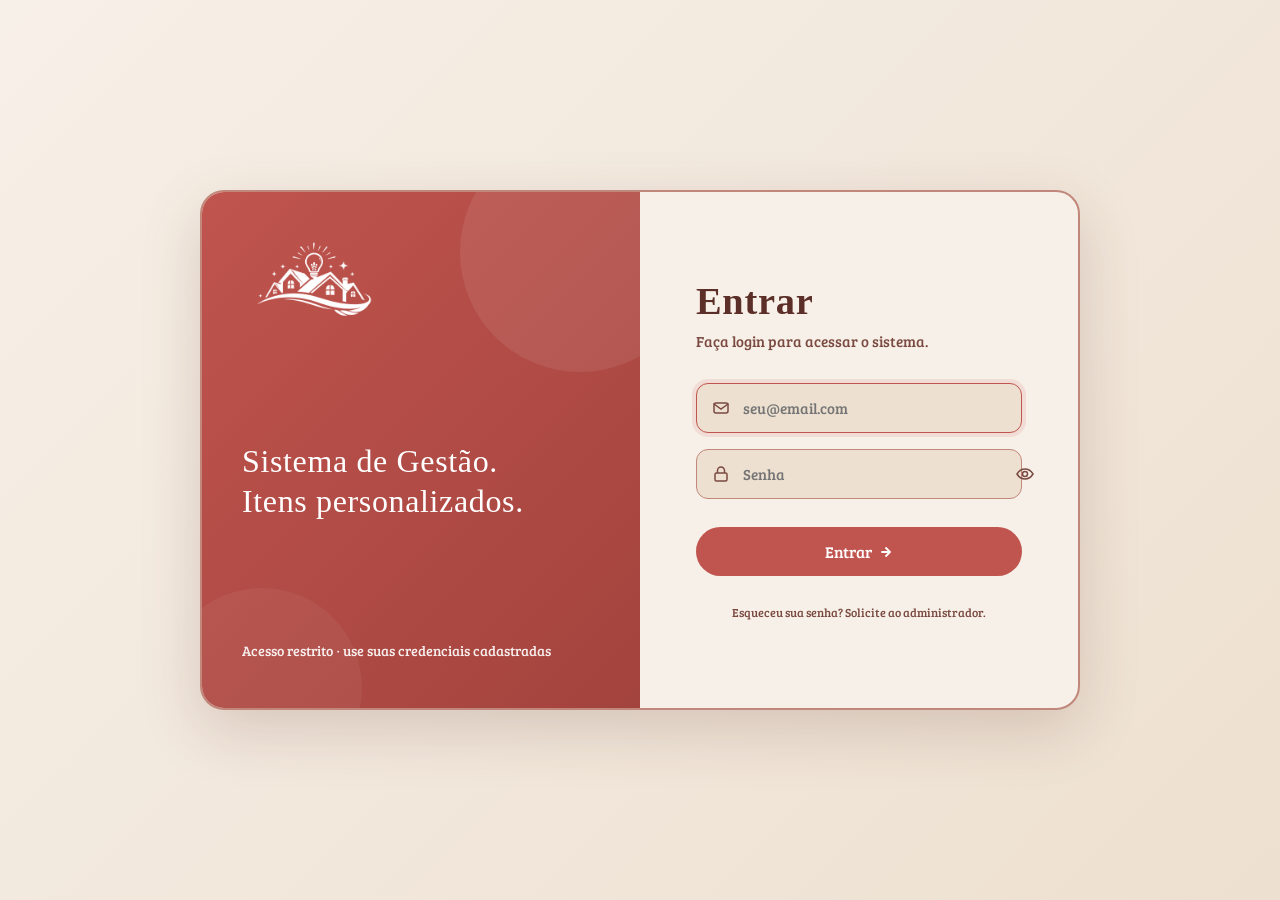
<file: index.html>
<!DOCTYPE html>
<html lang="pt-BR">
<head>
  <meta charset="UTF-8"/>
  <meta name="viewport" content="width=device-width, initial-scale=1.0"/>
  <title>Entrar – Casa Personalizada</title>
  <link rel="stylesheet" href="style.css"/>
  <style>
    body { display: flex; align-items: center; justify-content: center; min-height: 100vh; padding: 20px; background: linear-gradient(135deg, #F7F0E8 0%, #EDE0D0 100%); }
    .login-shell { display: grid; grid-template-columns: 1fr 1fr; max-width: 880px; width: 100%; background: var(--bg); border-radius: 24px; border: 2px solid var(--card-border); overflow: hidden; box-shadow: 0 20px 60px rgba(92,46,40,.18); min-height: 520px; }
    .login-art { background: linear-gradient(135deg, #C0544E 0%, #a3433d 100%); color: #fff; padding: 48px 40px; display: flex; flex-direction: column; justify-content: space-between; position: relative; overflow: hidden; }
    .login-art::before { content: ''; position: absolute; top: -60px; right: -60px; width: 240px; height: 240px; background: rgba(255,255,255,.08); border-radius: 50%; }
    .login-art::after { content: ''; position: absolute; bottom: -80px; left: -40px; width: 200px; height: 200px; background: rgba(255,255,255,.05); border-radius: 50%; }
    .login-art .brand { position: relative; }
    .login-art .brand img { width: 140px; max-width: 100%; }
    .login-art .tagline { position: relative; font-family: var(--font-display); font-size: 2rem; line-height: 1.25; letter-spacing: .02em; }
    .login-art .copy { position: relative; font-family: var(--font-body); font-size: .9rem; opacity: .9; }
    .login-form-wrap { padding: 56px 56px; display: flex; flex-direction: column; justify-content: center; }
    .login-form-wrap h1 { font-family: var(--font-display); font-size: 2.4rem; color: var(--text-dark); margin-bottom: 8px; letter-spacing: .02em; }
    .login-form-wrap .subtitle { font-family: var(--font-body); font-size: .92rem; color: var(--text-mid); margin-bottom: 32px; }
    .input-group { position: relative; margin-bottom: 16px; }
    .input-group input { width: 100%; background: var(--card-bg); border: 1.5px solid var(--card-border); border-radius: 12px; padding: 14px 16px 14px 46px; font-family: var(--font-body); font-size: .95rem; color: var(--text-dark); outline: none; transition: border-color .15s, box-shadow .15s; }
    .input-group input:focus { border-color: var(--accent); box-shadow: 0 0 0 4px rgba(192,84,78,.12); }
    .input-group svg { position: absolute; left: 16px; top: 50%; transform: translateY(-50%); pointer-events: none; }
    .toggle-eye { position: absolute; right: 14px; top: 50%; transform: translateY(-50%); background: none; border: none; cursor: pointer; padding: 4px; color: var(--text-mid); }
    .btn-login { width: 100%; padding: 14px; font-size: 1rem; margin-top: 12px; justify-content: center; }
    .error-msg { background: #fde8e8; border: 1.5px solid #f5c0c0; color: #b71c1c; padding: 10px 14px; border-radius: 10px; font-family: var(--font-body); font-size: .87rem; margin-bottom: 16px; display: none; }
    .error-msg.show { display: block; animation: shake .3s; }
    @keyframes shake { 0%,100%{transform:translateX(0)} 25%{transform:translateX(-6px)} 75%{transform:translateX(6px)} }
    .footer-note { text-align: center; font-family: var(--font-body); font-size: .78rem; color: var(--text-mid); margin-top: 28px; }
    @media (max-width: 720px) {
      .login-shell { grid-template-columns: 1fr; }
      .login-art { padding: 32px 28px; min-height: 200px; }
      .login-art .tagline { font-size: 1.4rem; }
      .login-form-wrap { padding: 36px 28px; }
    }
  </style>
</head>
<body>
<div class="login-shell">
  <aside class="login-art">
    <div class="brand"><img src="img/logo.png" alt="Logo"/></div>
    <div class="tagline">Sistema de Gestão.<br>Itens personalizados.</div>
    <div class="copy">Acesso restrito · use suas credenciais cadastradas</div>
  </aside>

  <section class="login-form-wrap">
    <h1>Entrar</h1>
    <p class="subtitle">Faça login para acessar o sistema.</p>

    <div class="error-msg" id="errMsg"></div>

    <form id="loginForm" autocomplete="on">
      <div class="input-group">
        <svg width="18" height="18" viewBox="0 0 18 18" fill="none">
          <rect x="2" y="4" width="14" height="10" rx="2" stroke="#7A4A40" stroke-width="1.5"/>
          <path d="M2 5l7 5 7-5" stroke="#7A4A40" stroke-width="1.5" stroke-linecap="round"/>
        </svg>
        <input type="email" id="email" placeholder="seu@email.com" required autocomplete="email"/>
      </div>

      <div class="input-group">
        <svg width="18" height="18" viewBox="0 0 18 18" fill="none">
          <rect x="3" y="8" width="12" height="8" rx="1.5" stroke="#7A4A40" stroke-width="1.5"/>
          <path d="M5.5 8V5.5a3.5 3.5 0 0 1 7 0V8" stroke="#7A4A40" stroke-width="1.5"/>
        </svg>
        <input type="password" id="senha" placeholder="Senha" required autocomplete="current-password"/>
        <button type="button" class="toggle-eye" onclick="toggleEye()" title="Mostrar/ocultar">
          <svg id="eyeIcon" width="18" height="18" viewBox="0 0 18 18" fill="none">
            <path d="M1 9s3-5 8-5 8 5 8 5-3 5-8 5-8-5-8-5z" stroke="currentColor" stroke-width="1.5"/>
            <circle cx="9" cy="9" r="2.5" stroke="currentColor" stroke-width="1.5"/>
          </svg>
        </button>
      </div>

      <button type="submit" class="btn btn-login" id="btnLogin">
        Entrar
        <svg width="14" height="14" viewBox="0 0 14 14" fill="none"><path d="M3 7h8M7 3l4 4-4 4" stroke="white" stroke-width="1.8" stroke-linecap="round" stroke-linejoin="round"/></svg>
      </button>
    </form>

    <p class="footer-note">Esqueceu sua senha? Solicite ao administrador.</p>
  </section>
</div>

<div class="loading-bar" id="loadingBar"></div>
<div class="toast" id="toast"></div>
<script src="shared.js"></script>
<script>
// Se já está logado, redireciona para o dashboard
const existing = getSession();
if (existing && !isTokenExpired(existing)) {
  window.location.href = 'relatorio.html';
}

function toggleEye() {
  const i = document.getElementById('senha');
  i.type = i.type === 'password' ? 'text' : 'password';
}

function showErr(msg) {
  const el = document.getElementById('errMsg');
  el.textContent = msg;
  el.className = 'error-msg show';
}

function hideErr() {
  document.getElementById('errMsg').className = 'error-msg';
}

document.getElementById('loginForm').addEventListener('submit', async (e) => {
  e.preventDefault();
  hideErr();
  const email = document.getElementById('email').value.trim();
  const senha = document.getElementById('senha').value;
  if (!email || !senha) return;

  const btn = document.getElementById('btnLogin');
  btn.disabled = true;
  btn.innerHTML = 'Entrando…';
  loadStart();

  try {
    await loginEmail(email, senha);
    toast('Login realizado!');
    setTimeout(() => window.location.href = 'relatorio.html', 400);
  } catch(err) {
    const msg = err.message || 'Falha no login';
    if (msg.toLowerCase().includes('invalid') || msg.toLowerCase().includes('credentials')) {
      showErr('E-mail ou senha incorretos.');
    } else {
      showErr(msg);
    }
    btn.disabled = false;
    btn.innerHTML = `Entrar <svg width="14" height="14" viewBox="0 0 14 14" fill="none"><path d="M3 7h8M7 3l4 4-4 4" stroke="white" stroke-width="1.8" stroke-linecap="round" stroke-linejoin="round"/></svg>`;
    loadDone();
  }
});

document.getElementById('email').focus();
</script>
</body>
</html>
</file>
<file: style.css>
@import url('https://fonts.googleapis.com/css2?family=Bree+Serif&display=swap');
@import url('https://fonts.cdnfonts.com/css/rachelna');

:root {
  --sidebar-bg: #C0544E; --sidebar-text: #fff;
  --bg: #F7F0E8; --card-bg: #EDE0D0; --card-border: #C0877A;
  --row-bg: #E8D9C8; --row-hover: #DFD0BE; --row-alt: #EDE0D0;
  --text-dark: #5C2E28; --text-mid: #7A4A40;
  --accent: #C0544E; --btn-bg: #C0544E; --btn-text: #fff;
  --inner-bg: #F2E8DC;
  --font-display: 'Rachelna','Playfair Display',Georgia,serif;
  --font-body: 'Bree Serif',Georgia,serif;
}

* { box-sizing: border-box; margin: 0; padding: 0; }
body { font-family: var(--font-body); background: var(--bg); color: var(--text-dark); display: flex; min-height: 100vh; }

/* ── SIDEBAR ── */
.sidebar { width: 210px; min-height: 100vh; background: var(--sidebar-bg); display: flex; flex-direction: column; padding: 24px 0; flex-shrink: 0; }
.logo-svg-wrap { width: 100%; margin: 0 0 28px 0; display: flex; justify-content: center; padding: 0 16px; }
.logo-svg-wrap img { max-width: 100%; object-fit: contain; }
.sidebar nav a { display: block; padding: 10px 28px; color: var(--sidebar-text); text-decoration: none; font-family: var(--font-body); font-size: .97rem; transition: background .15s; }
.sidebar nav a:hover, .sidebar nav a.active { background: rgba(255,255,255,.15); }

/* ── LOADING BAR ── */
.loading-bar { height: 3px; background: var(--accent); position: fixed; top: 0; left: 210px; right: 0; z-index: 200; transform-origin: left; transform: scaleX(0); transition: transform .4s ease; }
.loading-bar.active { transform: scaleX(.7); }
.loading-bar.done   { transform: scaleX(1); transition: transform .2s ease; }

/* ── MAIN ── */
.main { flex: 1; padding: 40px 48px; overflow-y: auto; min-width: 0; }
h1.page-title { font-family: var(--font-display); font-size: 3.2rem; font-weight: 400; color: var(--text-dark); text-align: center; margin-bottom: 32px; letter-spacing: .03em; }

/* ── TOOLBAR ── */
.toolbar { display: flex; align-items: center; gap: 12px; margin-bottom: 20px; flex-wrap: wrap; }
.search-wrap { position: relative; flex: 1; min-width: 200px; max-width: 360px; }
.search-wrap input { width: 100%; background: var(--card-bg); border: 1.5px solid var(--card-border); border-radius: 50px; padding: 9px 18px 9px 40px; font-family: var(--font-body); font-size: .9rem; color: var(--text-dark); outline: none; transition: border-color .15s; }
.search-wrap input:focus { border-color: var(--accent); }
.search-wrap svg { position: absolute; left: 14px; top: 50%; transform: translateY(-50%); pointer-events: none; }

/* ── BUTTONS ── */
.btn { display: inline-flex; align-items: center; gap: 7px; background: var(--btn-bg); color: var(--btn-text); border: none; border-radius: 50px; padding: 9px 22px; font-family: var(--font-body); font-size: .93rem; cursor: pointer; letter-spacing: .01em; transition: filter .15s, transform .1s; }
.btn:hover { filter: brightness(.88); transform: translateY(-1px); }
.btn:active { transform: translateY(0); }
.btn:disabled { opacity: .55; cursor: not-allowed; transform: none; }
.btn-secondary { background: transparent; color: var(--accent); border: 2px solid var(--accent); }
.btn-secondary:hover { background: rgba(192,84,78,.08); filter: none; }
.btn-danger { background: #b71c1c; }
.btn-danger:hover { filter: brightness(.88); }

/* ── TABLE ── */
.table-container { background: var(--card-bg); border-radius: 18px; border: 2px solid var(--card-border); overflow: hidden; }
.tbl-header { background: var(--card-bg); border-bottom: 2px solid var(--card-border); padding: 13px 20px; display: grid; gap: 8px; }
.tbl-header span { font-family: var(--font-body); font-size: .78rem; color: var(--text-mid); text-align: center; line-height: 1.3; }
.tbl-header span.left { text-align: left; }

/* Sortable columns */
.tbl-header span.sortable { cursor: pointer; user-select: none; transition: color .14s; display: inline-flex; align-items: center; justify-content: center; gap: 4px; }
.tbl-header span.sortable.left { justify-content: flex-start; }
.tbl-header span.sortable:hover { color: var(--text-dark); }
.tbl-header span.sortable .sort-arrow { width: 8px; height: 8px; display: inline-block; opacity: .3; transition: opacity .14s, transform .2s; }
.tbl-header span.sortable.active .sort-arrow { opacity: 1; }
.tbl-header span.sortable.active { color: var(--accent); font-weight: 700; }
.tbl-header span.sortable .sort-arrow::before { content: '▾'; font-size: .7rem; line-height: 1; color: currentColor; display: inline-block; transition: transform .2s; }
.tbl-header span.sortable.active.asc .sort-arrow::before { transform: rotate(180deg); }

.data-row { display: grid; gap: 8px; align-items: center; padding: 13px 20px; border-bottom: 1px solid var(--card-border); transition: background .14s; }
.data-row:last-child { border-bottom: none; }
.data-row:nth-child(odd)  { background: var(--row-bg); }
.data-row:nth-child(even) { background: var(--row-alt); }
.data-row:hover { background: var(--row-hover); }
.data-row span { font-family: var(--font-body); font-size: .88rem; color: var(--text-dark); text-align: center; overflow: hidden; text-overflow: ellipsis; white-space: nowrap; }
.data-row span.left { text-align: left; }
.data-row .id-cell { font-size: .8rem; color: var(--text-mid); text-align: left; }

/* ── COLUMN GRIDS PER PAGE ── */
.tbl-pedidos    { grid-template-columns: 60px 110px 110px 140px 170px 110px 120px 145px 90px; }
.tbl-clientes   { grid-template-columns: 60px 1.4fr 1fr 130px 1fr 90px; }
.tbl-insumos    { grid-template-columns: 60px 1fr 120px 130px 90px; }
.tbl-produtos   { grid-template-columns: 60px 1fr 110px 110px 130px 140px 90px; }
.tbl-fornec     { grid-template-columns: 60px 1fr 130px 1fr 130px 1fr 90px; }
.tbl-compras    { grid-template-columns: 40px 60px 110px 1fr 130px 130px 130px 90px; }

/* ── ROW ACTION ICONS ── */
.row-actions { display: flex; gap: 6px; justify-content: center; }
.btn-icon { width: 30px; height: 30px; border-radius: 50%; border: none; cursor: pointer; display: flex; align-items: center; justify-content: center; transition: filter .14s, transform .1s; flex-shrink: 0; }
.btn-icon:hover { filter: brightness(.88); transform: scale(1.1); }
.btn-edit-icon { background: #fff3cd; }
.btn-del-icon  { background: #fde8e8; }
.btn-view-icon { background: #d4edd4; }

/* ── EXPAND (for pedidos and insumos) ── */
.toggle-cell { display: flex; align-items: center; gap: 8px; justify-content: flex-start; }
.toggle-btn { width: 22px; height: 22px; background: none; border: none; cursor: pointer; display: flex; align-items: center; justify-content: center; padding: 0; flex-shrink: 0; }
.toggle-btn svg { transition: transform .25s; }
.toggle-btn.open svg { transform: rotate(0deg); }
.toggle-btn:not(.open) svg { transform: rotate(-90deg); }
.order-block { border-bottom: 1px solid var(--card-border); }
.order-block:last-child { border-bottom: none; }
.expand-section { background: var(--inner-bg); padding: 16px 28px 18px; display: none; }
.expand-section.visible { display: block; }
.expand-grid { display: grid; grid-template-columns: 1fr 1fr; gap: 24px; }
.expand-block h4 { font-family: var(--font-display); font-size: .95rem; color: var(--text-dark); margin-bottom: 10px; border-bottom: 1px solid var(--card-border); padding-bottom: 6px; }
.mini-row { display: grid; gap: 8px; padding: 6px 0; border-bottom: 1px solid rgba(192,135,122,.18); font-family: var(--font-body); font-size: .85rem; color: var(--text-dark); }
.mini-row:last-child { border-bottom: none; }
.mini-row span { overflow: hidden; text-overflow: ellipsis; white-space: nowrap; }
.mini-header { font-size: .74rem; color: var(--text-mid); }

/* ── STATUS DROPDOWN ── */
.status-wrap { display: flex; justify-content: center; }
.status-select { appearance: none; -webkit-appearance: none; border: none; border-radius: 20px; padding: 5px 28px 5px 12px; font-family: var(--font-body); font-size: .78rem; cursor: pointer; outline: none; background-repeat: no-repeat; background-position: right 8px center; background-size: 10px; transition: filter .15s, opacity .2s; }
.status-select:hover { filter: brightness(.93); }
.status-select:disabled { opacity: .6; cursor: default; }
.status-select.s-finalizado { background-color: #d4edd4; color: #2e7d32; background-image: url("data:image/svg+xml,%3Csvg xmlns='http://www.w3.org/2000/svg' width='10' height='6'%3E%3Cpath d='M1 1l4 4 4-4' stroke='%232e7d32' stroke-width='1.5' fill='none' stroke-linecap='round'/%3E%3C/svg%3E"); }
.status-select.s-pendente   { background-color: #fff3cd; color: #856404; background-image: url("data:image/svg+xml,%3Csvg xmlns='http://www.w3.org/2000/svg' width='10' height='6'%3E%3Cpath d='M1 1l4 4 4-4' stroke='%23856404' stroke-width='1.5' fill='none' stroke-linecap='round'/%3E%3C/svg%3E"); }
.status-select.s-cancelado  { background-color: #fde8e8; color: #b71c1c; background-image: url("data:image/svg+xml,%3Csvg xmlns='http://www.w3.org/2000/svg' width='10' height='6'%3E%3Cpath d='M1 1l4 4 4-4' stroke='%23b71c1c' stroke-width='1.5' fill='none' stroke-linecap='round'/%3E%3C/svg%3E"); }
.status-select.s-a-receber  { background-color: #d9e8f5; color: #1c5d99; background-image: url("data:image/svg+xml,%3Csvg xmlns='http://www.w3.org/2000/svg' width='10' height='6'%3E%3Cpath d='M1 1l4 4 4-4' stroke='%231c5d99' stroke-width='1.5' fill='none' stroke-linecap='round'/%3E%3C/svg%3E"); }

/* ── EMPTY / LOADING ── */
.empty-state { text-align: center; padding: 48px 20px; color: var(--text-mid); font-size: .95rem; font-family: var(--font-body); }

/* ── PAGINATION ── */
.pagination { display: flex; align-items: center; justify-content: center; gap: 8px; margin-top: 20px; flex-wrap: wrap; }
.page-btn { background: var(--card-bg); border: 1.5px solid var(--card-border); color: var(--text-dark); border-radius: 8px; padding: 6px 14px; font-family: var(--font-body); font-size: .85rem; cursor: pointer; transition: background .14s; }
.page-btn:hover { background: var(--row-hover); }
.page-btn.active { background: var(--accent); color: #fff; border-color: var(--accent); }
.page-btn:disabled { opacity: .4; cursor: not-allowed; }
.page-info { font-family: var(--font-body); font-size: .83rem; color: var(--text-mid); }

/* ── MODAL ── */
.modal-overlay { display: none; position: fixed; inset: 0; background: rgba(92,46,40,.4); z-index: 100; align-items: center; justify-content: center; padding: 20px; }
.modal-overlay.visible { display: flex; }
.modal { background: var(--bg); border-radius: 20px; border: 2px solid var(--card-border); padding: 40px 44px 36px; width: 680px; max-width: 95vw; max-height: 90vh; overflow-y: auto; position: relative; box-shadow: 0 16px 56px rgba(92,46,40,.22); animation: modalIn .22s ease; }
.modal.wide { width: 820px; }
@keyframes modalIn { from { opacity:0; transform:translateY(-16px) scale(.97); } to { opacity:1; transform:translateY(0) scale(1); } }
.modal h2 { font-family: var(--font-display); font-size: 1.7rem; color: var(--text-dark); margin-bottom: 26px; letter-spacing: .02em; }
.modal-close { position: absolute; top: 18px; right: 18px; width: 34px; height: 34px; border-radius: 50%; background: var(--accent); border: none; color: #fff; font-size: 1rem; cursor: pointer; display: flex; align-items: center; justify-content: center; transition: background .15s, transform .15s; box-shadow: 0 2px 8px rgba(192,84,78,.3); }
.modal-close:hover { background: #a3433d; transform: rotate(90deg) scale(1.08); }
.modal-actions { display: flex; justify-content: flex-end; gap: 12px; margin-top: 26px; }

/* ── FORM ── */
.form-grid { display: grid; grid-template-columns: 1fr 1fr; gap: 14px 22px; }
.form-group { display: flex; flex-direction: column; gap: 5px; }
.form-group.full { grid-column: 1 / -1; }
.form-group label { font-family: var(--font-body); font-size: .8rem; color: var(--text-mid); }
.form-group input, .form-group select, .form-group textarea { background: var(--card-bg); border: 1.5px solid var(--card-border); border-radius: 10px; padding: 10px 14px; font-family: var(--font-body); font-size: .92rem; color: var(--text-dark); outline: none; transition: border-color .15s, box-shadow .15s; resize: vertical; }
.form-group input:focus, .form-group select:focus, .form-group textarea:focus { border-color: var(--accent); box-shadow: 0 0 0 3px rgba(192,84,78,.12); }

/* ── SUB-SECTION IN MODAL ── */
.sub-section { margin-top: 22px; border-top: 1.5px solid var(--card-border); padding-top: 18px; }
.sub-section h3 { font-family: var(--font-display); font-size: 1.05rem; color: var(--text-dark); margin-bottom: 14px; letter-spacing: .02em; }
.sub-row { display: grid; gap: 8px; align-items: center; margin-bottom: 10px; }
.sub-row input, .sub-row select { background: var(--card-bg); border: 1.5px solid var(--card-border); border-radius: 9px; padding: 9px 12px; font-family: var(--font-body); font-size: .88rem; color: var(--text-dark); outline: none; width: 100%; transition: border-color .15s; }
.sub-row input:focus, .sub-row select:focus { border-color: var(--accent); box-shadow: 0 0 0 3px rgba(192,84,78,.1); }
.sub-col-header { display: grid; gap: 8px; padding: 0 0 8px; border-bottom: 1px solid var(--card-border); margin-bottom: 10px; }
.sub-col-header span { font-family: var(--font-body); font-size: .75rem; color: var(--text-mid); text-align: center; }
.btn-remove { width: 32px; height: 32px; background: #fde8e8; border: 1.5px solid #f5c0c0; border-radius: 50%; color: #b71c1c; font-size: .85rem; cursor: pointer; display: flex; align-items: center; justify-content: center; font-weight: 700; transition: background .14s; }
.btn-remove:hover { background: #f9c9c9; }
.btn-add-row { background: none; border: 1.5px dashed var(--card-border); border-radius: 10px; color: var(--text-mid); padding: 9px 16px; cursor: pointer; font-family: var(--font-body); font-size: .88rem; width: 100%; transition: background .14s; margin-top: 4px; }
.btn-add-row:hover { background: var(--card-bg); }

/* ── CONFIRM MODAL ── */
.confirm-modal { background: var(--bg); border-radius: 20px; border: 2px solid var(--card-border); padding: 44px 44px 36px; width: 420px; max-width: 95vw; text-align: center; position: relative; box-shadow: 0 16px 56px rgba(92,46,40,.22); animation: modalIn .22s ease; }
.confirm-modal p { font-family: var(--font-body); font-size: .97rem; color: var(--text-dark); margin-bottom: 8px; line-height: 1.6; }
.confirm-modal .highlight { font-size: 1.05rem; color: var(--accent); font-weight: 700; margin-bottom: 20px; display: block; }
.confirm-modal .modal-actions { justify-content: center; }

/* ── TOAST ── */
.toast { position: fixed; bottom: 28px; right: 28px; background: #5C2E28; color: #fff; font-family: var(--font-body); font-size: .9rem; padding: 12px 22px; border-radius: 12px; box-shadow: 0 4px 20px rgba(0,0,0,.2); opacity: 0; transform: translateY(12px); transition: opacity .3s, transform .3s; z-index: 999; pointer-events: none; }
.toast.show  { opacity: 1; transform: translateY(0); }
.toast.error { background: #b71c1c; }

/* ── USER BAR ── */
.sidebar { justify-content: flex-start; }
.user-bar { margin-top: auto; padding: 16px 20px 8px; display: flex; align-items: center; gap: 10px; border-top: 1px solid rgba(255,255,255,.15); }
.user-avatar { width: 36px; height: 36px; border-radius: 50%; background: rgba(255,255,255,.2); color: #fff; display: flex; align-items: center; justify-content: center; font-family: var(--font-display); font-size: 1.1rem; flex-shrink: 0; }
.user-info { flex: 1; min-width: 0; }
.user-email { font-family: var(--font-body); font-size: .78rem; color: #fff; overflow: hidden; text-overflow: ellipsis; white-space: nowrap; margin-bottom: 2px; }
.user-logout { background: none; border: none; color: rgba(255,255,255,.7); font-family: var(--font-body); font-size: .75rem; cursor: pointer; padding: 0; text-decoration: underline; transition: color .15s; }
.user-logout:hover { color: #fff; }

/* ════════════════════════════════════════════════════════════
   RESPONSIVO — menu hambúrguer + cards mobile
   ════════════════════════════════════════════════════════════ */

/* Botão hambúrguer (escondido no desktop) */
.menu-toggle { display: none; position: fixed; top: 14px; left: 14px; z-index: 300; width: 44px; height: 44px; border-radius: 12px; background: var(--sidebar-bg); border: none; cursor: pointer; align-items: center; justify-content: center; box-shadow: 0 2px 10px rgba(92,46,40,.2); }
.menu-toggle span, .menu-toggle span::before, .menu-toggle span::after { content: ''; display: block; width: 22px; height: 2.5px; background: #fff; border-radius: 2px; transition: transform .25s, opacity .2s; }
.menu-toggle span { position: relative; }
.menu-toggle span::before { position: absolute; top: -7px; }
.menu-toggle span::after  { position: absolute; top: 7px; }
.menu-toggle.open span { background: transparent; }
.menu-toggle.open span::before { transform: translateY(7px) rotate(45deg); }
.menu-toggle.open span::after  { transform: translateY(-7px) rotate(-45deg); }

/* Overlay para fechar o menu ao tocar fora */
.sidebar-overlay { display: none; position: fixed; inset: 0; background: rgba(92,46,40,.4); z-index: 250; }
.sidebar-overlay.visible { display: block; }

@media (max-width: 820px) {
  .menu-toggle { display: flex; }

  /* Sidebar vira gaveta deslizante */
  .sidebar { position: fixed; top: 0; left: 0; height: 100vh; z-index: 260; transform: translateX(-100%); transition: transform .28s ease; box-shadow: 4px 0 24px rgba(92,46,40,.25); }
  .sidebar.open { transform: translateX(0); }

  .loading-bar { left: 0; }

  /* Conteúdo ocupa tudo, com espaço pro botão no topo */
  .main { padding: 70px 18px 32px; }
  h1.page-title { font-size: 2.2rem; margin-bottom: 24px; }

  /* Toolbar empilha */
  .toolbar { flex-direction: column; align-items: stretch; }
  .search-wrap { max-width: none; }
  .toolbar .btn { width: 100%; justify-content: center; }

  /* ── TABELAS VIRAM CARDS ── */
  .table-container { border: none; background: transparent; border-radius: 0; overflow: visible; }
  .tbl-header { display: none; } /* esconde o cabeçalho de colunas */

  .data-row {
    display: block;
    background: var(--card-bg) !important;
    border: 1.5px solid var(--card-border);
    border-radius: 14px;
    padding: 14px 16px;
    margin-bottom: 12px;
    grid-template-columns: none !important;
  }
  .data-row:hover { background: var(--card-bg) !important; }

  /* Cada célula vira linha rótulo:valor usando data-label */
  .data-row span { display: flex; justify-content: space-between; align-items: center; text-align: right !important; padding: 5px 0; border-bottom: 1px solid rgba(192,135,122,.18); white-space: normal; overflow: visible; }
  .data-row span:last-child { border-bottom: none; }
  .data-row span::before {
    content: attr(data-label);
    font-family: var(--font-body); font-size: .72rem; color: var(--text-mid);
    text-transform: uppercase; letter-spacing: .04em; text-align: left;
    flex-shrink: 0; margin-right: 12px; font-weight: 400;
  }
  .data-row span.id-cell { color: var(--text-dark); font-weight: 700; }
  .data-row span.left { text-align: right !important; }

  /* célula sem rótulo (ex: toggle, vazio) some o ::before */
  .data-row span[data-label=""]::before, .data-row span:not([data-label])::before { content: none; }

  /* Ações ficam centralizadas e maiores para o toque */
  .data-row .row-actions { justify-content: flex-end; padding-top: 10px; }
  .data-row .row-actions::before { content: "Ações"; }
  .btn-icon { width: 38px; height: 38px; }

  /* Toggle de expansão (pedidos/insumos/compras) */
  .data-row .toggle-btn { width: 38px; height: 38px; }

  /* ── ESTRUTURAS EXPANSÍVEIS (pedidos / insumos / compras) ── */
  .order-block { margin-bottom: 12px; }
  /* O toggle vira a primeira linha do card, com rótulo "Detalhes" e o botão à direita */
  .data-row .toggle-span { border-bottom: 1px solid rgba(192,135,122,.18); }
  .data-row .toggle-span .toggle-btn { margin-left: auto; }
  /* status select ocupa a largura confortável no card */
  .data-row .status-wrap select { width: auto; min-width: 130px; }
  /* a seção expandida encosta no card de cima e ganha respiro */
  .expand-section { margin-top: -8px; margin-bottom: 0; border-radius: 0 0 14px 14px; }
  .expand-section .mini-row { grid-template-columns: 1fr auto !important; }
  /* mini-header das tabelas internas some no mobile; cada item vira rótulo:valor */
  .expand-section .mini-header { display: none !important; }
  .expand-section .mini-row { display: flex; justify-content: space-between; gap: 10px; padding: 6px 0; font-size: .85rem; }
  /* expand-grid (insumos: produtos + fornecedores lado a lado) empilha */
  .expand-grid { grid-template-columns: 1fr !important; gap: 16px !important; }

  /* Paginação */
  .pagination { gap: 6px; }
  .page-btn { padding: 8px 14px; }

  /* ── MODAIS em tela cheia no mobile ── */
  .modal, .modal.wide { width: 100%; max-width: 100%; max-height: 94vh; padding: 28px 20px 24px; border-radius: 16px; }
  .form-grid { grid-template-columns: 1fr; }
  .modal-actions { flex-direction: column-reverse; }
  .modal-actions .btn { width: 100%; justify-content: center; }
  .confirm-modal { padding: 32px 22px 26px; }

  /* Sub-linhas de produtos/itens nos modais empilham melhor */
  .sub-col-header { display: none; }
  .sub-row { grid-template-columns: 1fr !important; gap: 10px; padding: 12px; background: var(--card-bg); border-radius: 10px; margin-bottom: 12px; position: relative; }
  .sub-row > * { grid-column: auto; width: 100%; }
  .sub-row .btn-remove { width: 38px; height: 38px; justify-self: end; }

  /* Ordenação: setas sempre visíveis no mobile (não há hover) */
  .tbl-header span.sortable .sort-arrow { opacity: .5; }
}

/* Ordenação em mobile via barra de ordenação dropdown (alternativa ao header escondido) */
.sort-bar { display: none; }
@media (max-width: 820px) {
  .sort-bar { display: flex; align-items: center; gap: 8px; margin-bottom: 14px; }
  .sort-bar label { font-family: var(--font-body); font-size: .8rem; color: var(--text-mid); white-space: nowrap; }
  .sort-bar select { flex: 1; background: var(--card-bg); border: 1.5px solid var(--card-border); border-radius: 10px; padding: 9px 12px; font-family: var(--font-body); font-size: .88rem; color: var(--text-dark); outline: none; }
  .sort-bar button { background: var(--card-bg); border: 1.5px solid var(--card-border); border-radius: 10px; width: 40px; height: 38px; cursor: pointer; font-size: 1rem; color: var(--accent); flex-shrink: 0; }
}
</file>
